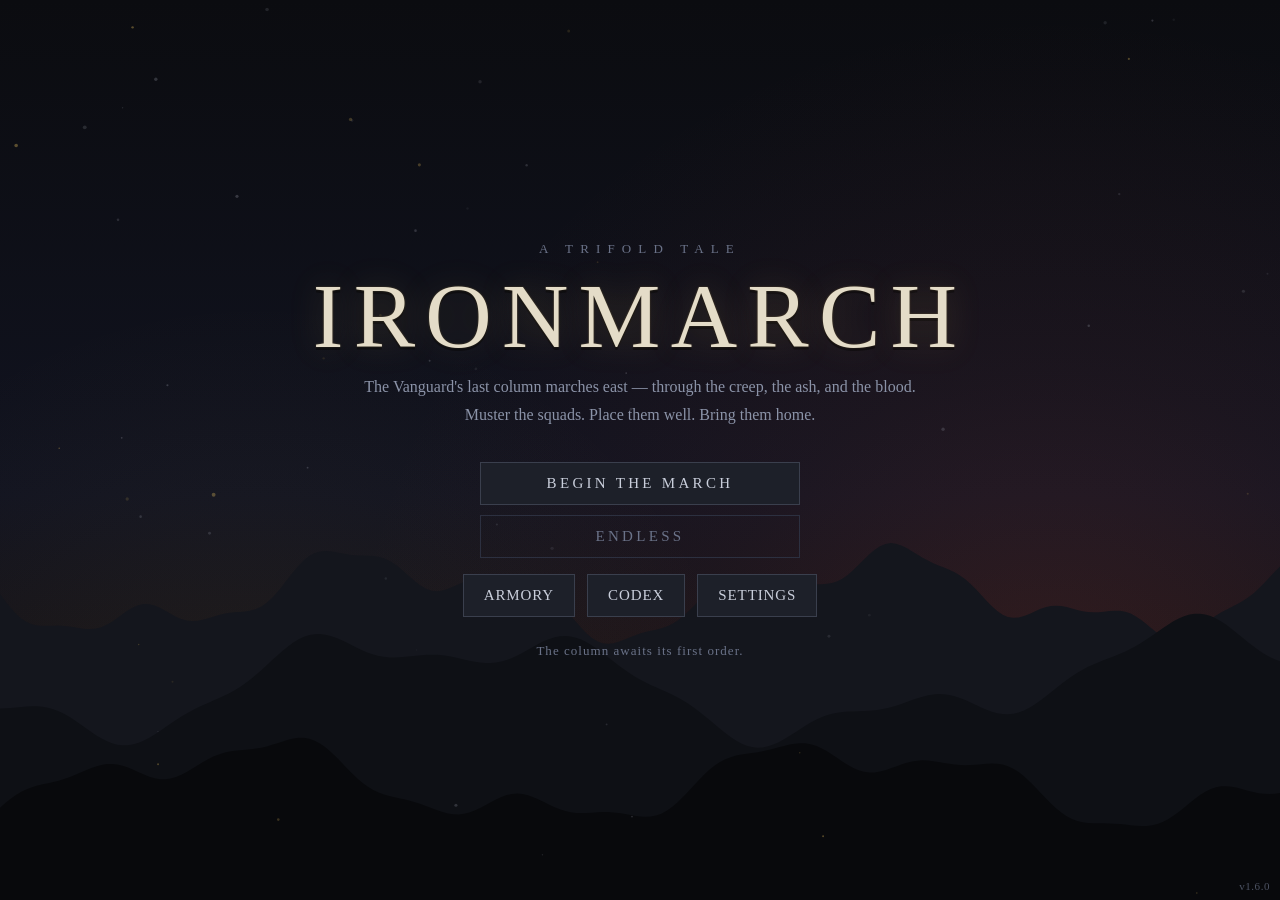
<file: index.html>
<!DOCTYPE html>
<html lang="en">
<head>
<meta charset="utf-8">
<meta name="viewport" content="width=device-width, initial-scale=1, maximum-scale=1, user-scalable=no, viewport-fit=cover">
<meta name="theme-color" content="#0c0d11">
<meta name="apple-mobile-web-app-capable" content="yes">
<meta name="apple-mobile-web-app-status-bar-style" content="black-translucent">
<meta name="apple-mobile-web-app-title" content="Ironmarch">
<title>Trifold: Ironmarch</title>
<link rel="manifest" href="manifest.webmanifest">
<link rel="icon" href="icons/icon-192.png">
<link rel="apple-touch-icon" href="icons/icon-192.png">
<link rel="stylesheet" href="css/style.css">
</head>
<body>

<!-- ======================= TITLE ======================= -->
<div id="title" class="screen">
  <canvas id="titleCanvas"></canvas>
  <div class="titleInner">
    <div class="titleKicker">A TRIFOLD TALE</div>
    <h1 class="titleName">IRONMARCH</h1>
    <p class="titleSub">The Vanguard's last column marches east — through the creep, the ash, and the blood.<br>
    Muster the squads. Place them well. Bring them home.</p>
    <div class="btnCol titleBtns">
      <button id="btnStart" class="bigBtn">BEGIN THE MARCH</button>
      <button id="btnResume" class="bigBtn ghostBtn hidden">RESUME THE MARCH</button>
      <button id="btnEndless" class="bigBtn ghostBtn">ENDLESS</button>
      <div class="btnRow">
        <button id="btnArmory">ARMORY</button>
        <button id="btnCodex">CODEX</button>
        <button id="btnSettings">SETTINGS</button>
      </div>
    </div>
    <p id="titleStats" class="dim"></p>
  </div>
  <div id="versionTag" class="versionTag"></div>
</div>

<!-- ======================= MAP ======================= -->
<div id="map" class="screen hidden">
  <div class="topBar">
    <div>
      <div id="mapActName" class="actName"></div>
      <div id="mapBlurb" class="dim small"></div>
    </div>
    <div class="topStats">
      <span id="barScrap" class="stat gold"></span>
      <span id="barRoster" class="stat"></span>
      <span id="barRelics"></span>
      <button id="btnRosterMap">THE COLUMN</button>
      <button id="btnMenuMap" class="menuBtn" title="Menu">☰</button>
    </div>
  </div>
  <canvas id="mapCanvas"></canvas>
</div>

<!-- ======================= BATTLE ======================= -->
<div id="battle" class="screen hidden">
  <div class="battleTop">
    <div class="hpBlock">
      <div class="hpLabel"><span id="hqName">FIELD HQ</span> <span id="hqNum"></span></div>
      <div class="hpTrack"><div id="hqFill" class="hpFill blue"></div></div>
    </div>
    <div id="encName" class="encName"></div>
    <div class="hpBlock right">
      <div class="hpLabel"><span id="coreNum"></span> ENEMY CORE</div>
      <div class="hpTrack"><div id="coreFill" class="hpFill red"></div></div>
    </div>
    <div class="battleCtl">
      <div id="stanceBox" class="stanceBox">
        <button id="stnAdvance" class="stanceBtn on">⚑ ADVANCE</button>
        <button id="stnHold" class="stanceBtn">⛨ HOLD</button>
        <button id="stnFallback" class="stanceBtn">↩ FALLBACK</button>
      </div>
      <button id="btnFight" class="fightBtn">⚔ SOUND THE ADVANCE</button>
      <div id="speedBox" class="speedBox hidden">
        <button id="spd0">❚❚</button><button id="spd1" class="on">1×</button><button id="spd2">2×</button><button id="spd3">3×</button>
      </div>
      <div id="reserveBox" class="hidden">
        <div class="hpLabel">RESERVE DROPS <span id="reserveNum"></span> <span id="reserveSquads" class="dim"></span></div>
        <div class="reserveTrack"><div id="reserveFill"></div></div>
      </div>
      <div id="abilityBox" class="hidden">
        <button id="btnAbility" class="abilityBtn"></button>
        <div class="reserveTrack"><div id="abilityFill"></div></div>
      </div>
      <button id="btnMenuBattle" class="menuBtn" title="Menu">☰</button>
    </div>
  </div>

  <div class="canvasWrap">
    <canvas id="battleCanvas"></canvas>
    <div id="phaseBanner"></div>
    <div id="hintBanner" class="hidden"></div>
  </div>

  <div id="tray"></div>
</div>

<!-- ======================= OVERLAY ======================= -->
<div id="overlay" class="screen hidden"></div>

<script src="js/defs.js"></script>
<script src="js/lore.js"></script>
<script src="js/core.js"></script>
<script src="js/sprites.js"></script>
<script src="js/sim.js"></script>
<script src="js/combat.js"></script>
<script src="js/render.js"></script>
<script src="js/run.js"></script>
<script src="js/meta.js"></script>
<script src="js/ui.js"></script>
<script src="js/main.js"></script>
</body>
</html>
</file>
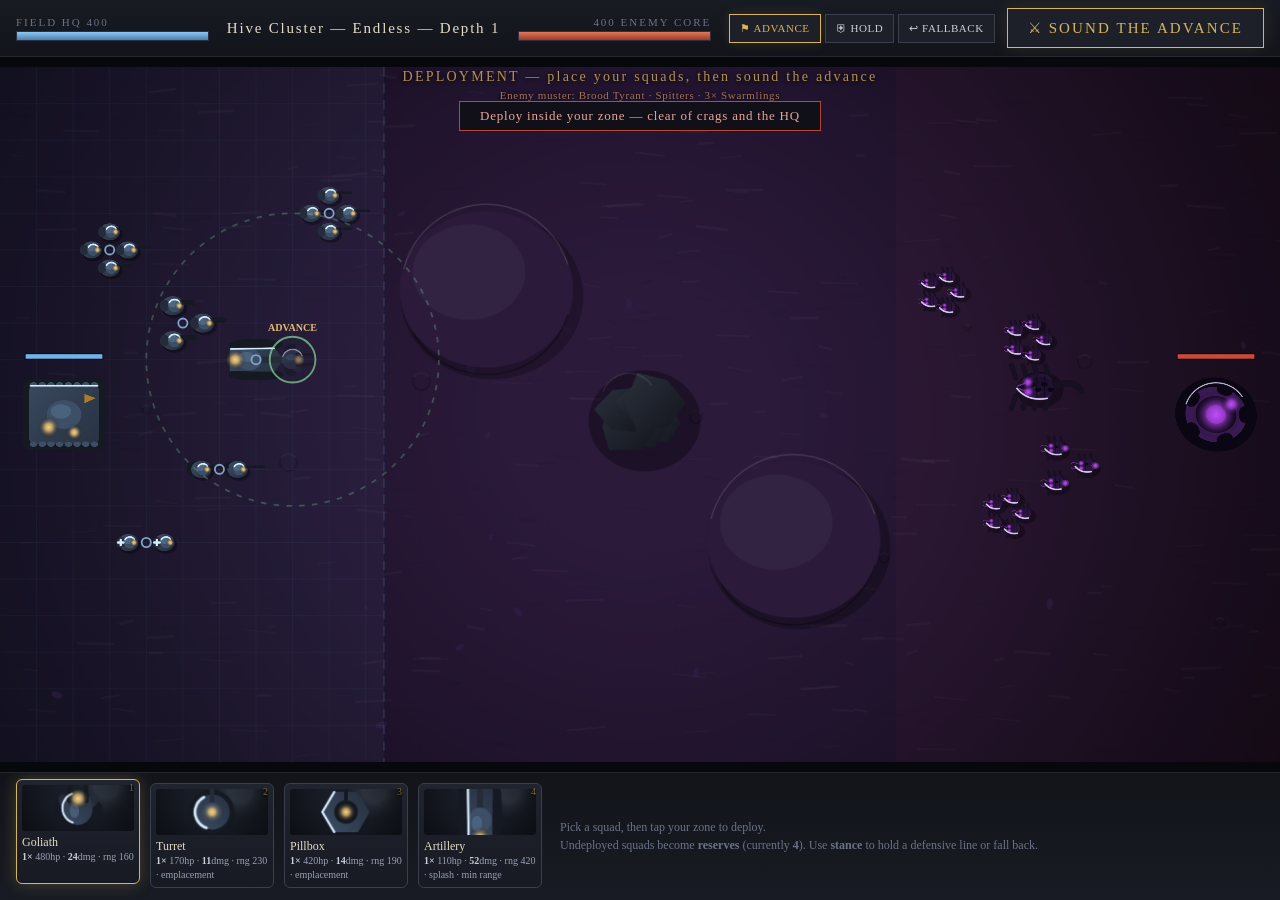
<file: test_battle.html>
<!DOCTYPE html>
<html>
<head>
<meta charset="utf-8">
<title>ironmarch dev harness</title>
<link rel="stylesheet" href="css/style.css">
</head>
<body>
<div id="title" class="screen hidden"><button id="btnStart"></button><button id="btnResume"></button><p id="titleStats"></p><div id="versionTag"></div></div>
<div id="map" class="screen hidden">
  <div class="topBar"><div><div id="mapActName" class="actName"></div><div id="mapBlurb" class="dim small"></div></div>
  <div class="topStats"><span id="barScrap" class="stat gold"></span><span id="barRoster" class="stat"></span><span id="barRelics"></span><button id="btnRosterMap">THE COLUMN</button></div></div>
  <canvas id="mapCanvas"></canvas>
</div>
<div id="battle" class="screen">
  <div class="battleTop">
    <div class="hpBlock"><div class="hpLabel">FIELD HQ <span id="hqNum"></span></div><div class="hpTrack"><div id="hqFill" class="hpFill blue"></div></div></div>
    <div id="encName" class="encName"></div>
    <div class="hpBlock right"><div class="hpLabel"><span id="coreNum"></span> ENEMY CORE</div><div class="hpTrack"><div id="coreFill" class="hpFill red"></div></div></div>
    <div class="battleCtl">
      <div id="stanceBox" class="stanceBox">
        <button id="stnAdvance" class="stanceBtn on">⚑ ADVANCE</button>
        <button id="stnHold" class="stanceBtn">⛨ HOLD</button>
        <button id="stnFallback" class="stanceBtn">↩ FALLBACK</button>
      </div>
      <button id="btnFight" class="fightBtn">⚔ SOUND THE ADVANCE</button>
      <div id="speedBox" class="speedBox hidden"><button id="spd0">❚❚</button><button id="spd1" class="on">1×</button><button id="spd2">2×</button><button id="spd3">3×</button></div>
      <div id="reserveBox" class="hidden"><div class="hpLabel">RESERVE DROPS <span id="reserveNum"></span> <span id="reserveSquads" class="dim"></span></div><div class="reserveTrack"><div id="reserveFill"></div></div></div>
      <div id="abilityBox" class="hidden"><button id="btnAbility" class="abilityBtn"></button><div class="reserveTrack"><div id="abilityFill"></div></div></div>
    </div>
  </div>
  <div class="canvasWrap"><canvas id="battleCanvas"></canvas><div id="phaseBanner"></div><div id="hintBanner" class="hidden"></div></div>
  <div id="tray"></div>
</div>
<div id="overlay" class="screen hidden"></div>

<script src="js/defs.js"></script>
<script src="js/lore.js"></script>
<script src="js/core.js"></script>
<script src="js/sprites.js"></script>
<script src="js/sim.js"></script>
<script src="js/combat.js"></script>
<script src="js/render.js"></script>
<script src="js/run.js"></script>
<script src="js/meta.js"></script>
<script src="js/ui.js"></script>
<script>
window.addEventListener('DOMContentLoaded', () => {
  const errs = [];
  window.onerror = (m, src, line) => {
    errs.push(`${m} @ ${(src || '').split('/').pop()}:${line}`);
    let box = document.getElementById('errBox');
    if (!box) {
      box = document.createElement('pre');
      box.id = 'errBox';
      box.style.cssText = 'position:fixed;top:0;left:0;z-index:999;background:#300;color:#f88;padding:6px;font-size:11px;max-width:100%;white-space:pre-wrap';
      document.body.appendChild(box);
    }
    box.textContent = errs.join('\n');
  };
  Meta.load(); Render.init(); UI.init();

  const q = new URLSearchParams(location.search);
  const mode = q.get('mode') || 'place';
  const enc = q.get('enc') || 'm_tyrant';

  const pfac = q.get('pfac') || 'vanguard';
  const testRosters = {
    vanguard:  ['marine','marine','rocketeer','sniper','medic','siegetank','goliath','turret','pillbox','artillery'],
    syndicate: ['enforcer','enforcer','gunhand','marauder','arbalest','sawbones','dragoon','ironhide','juggernaut','demolisher'],
    warden:    ['sentinel','sentinel','wardenguard','pikeman','marshal','halberdier','ironclad','bombard','ballista','redoubt'],
  };
  G.run = {
    fac: pfac,
    roster: testRosters[pfac].map(id => ({ id, up: false })),
    relics: ['r_veterans'], scrap: 60, act: q.get('act') ? +q.get('act') : 0,
    floor: 0, pos: 0, map: null, seen: [],
  };
  G.run.roster[5].up = true;   // one starred squad for the visuals

  if (mode === 'armory') { UI.showArmory(); document.title = errs.length ? 'ERRORS' : 'ARMORY OK'; return; }
  if (mode === 'facselect') { UI.showFactionSelect(); document.title = errs.length ? 'ERRORS' : 'FACSELECT OK'; return; }
  if (mode === 'codex') { UI.showCodex(); document.title = errs.length ? 'ERRORS' : 'CODEX OK'; return; }
  if (mode === 'codexfac') { UI.showCodexFaction(q.get('fac') || 'syndicate'); document.title = errs.length ? 'ERRORS' : 'CODEXFAC OK'; return; }
  if (mode === 'codexobelisks') { UI.showCodexObelisks(); document.title = errs.length ? 'ERRORS' : 'CODEXOBELISKS OK'; return; }
  if (mode === 'victory') { UI.showVictory(); document.title = errs.length ? 'ERRORS' : 'VICTORY OK'; return; }
  if (mode === 'settings') { UI.showSettings(() => {}); document.title = errs.length ? 'ERRORS' : 'SETTINGS OK'; return; }
  if (mode === 'export') { UI.showSaveData('export'); document.title = errs.length ? 'ERRORS' : 'EXPORT OK'; return; }
  if (mode === 'import') { UI.showSaveData('import'); document.title = errs.length ? 'ERRORS' : 'IMPORT OK'; return; }
  if (mode === 'menu') { G.screen = 'map'; UI.showMenu(); document.title = errs.length ? 'ERRORS' : 'MENU OK'; return; }
  if (mode === 'map') {
    Run.start();
    G.run.floor = 0; G.run.pos = 0; G.run.map[0][0].done = true;
    UI.showMap();
    document.title = errs.length ? 'ERRORS: ' + errs.join('|') : 'MAP OK';
    return;
  }

  startBattle(enc);
  const b = G.battle;
  // scripted placement
  const spots = [[3,5],[3,9],[5,7],[6,11],[4,13],[7,8],[8,5],[2,7]];
  let si = 0;
  for (let i = 0; i < (mode === 'place' ? 6 : 8); i++) {
    b.selected = i;
    let guard = 0;
    while (!b.deployed[i] && guard++ < 40) {
      const s = spots[si % spots.length]; si++;
      fieldClick(b, s[0] * 40, s[1] * 40);
      if (!b.deployed[i]) fieldClick(b, 80 + Math.random() * 300, 60 + Math.random() * 620);
    }
  }
  if (mode === 'place') {
    // leave one squad armed with a ghost under the cursor
    b.selected = 6;
    Render.mouse = { wx: 320, wy: 300, over: true };
    UI.refreshTray(b);
    Render.draw(b);
  } else {
    beginFight(b);
    const T = +(q.get('t') || 14);
    for (let i = 0; i < T / 0.033; i++) { battleTick(0.033); if (!G.battle) break; }
    if (G.battle) { UI.refreshTray(G.battle); Render.draw(G.battle); }
  }
  document.title = errs.length ? 'ERRORS: ' + errs.join('|') : 'RENDER OK';
});
</script>
</body>
</html>
</file>
<file: css/style.css>
/* ============================================================================
   TRIFOLD: IRONMARCH — dark painterly gothic UI
   ========================================================================== */
* { margin: 0; padding: 0; box-sizing: border-box; }

:root {
  --ink: #0c0d11;
  --panel: #16181f;
  --panel2: #1d2029;
  --line: #3a3f4d;
  --text: #c9cedb;
  --dim: #6a7288;
  --gold: #d8b45a;
  --blood: #b8483a;
  --blue: #6fb3e8;
  --serif: Georgia, 'Palatino Linotype', 'Times New Roman', serif;
}

html, body { height: 100%; }
body {
  background: var(--ink);
  color: var(--text);
  font-family: var(--serif);
  overflow: hidden;
  -webkit-user-select: none; user-select: none;
  -webkit-tap-highlight-color: transparent;
  overscroll-behavior: none;
}
canvas { touch-action: none; }

.hidden { display: none !important; }
.dim { color: var(--dim); }
.small { font-size: 12px; }
.gold { color: var(--gold); }

/* Canvases inside a screen are position:absolute/inset:0 so they still bleed
   full-bleed under a notch/home-indicator; normal-flow chrome (bars, tray,
   buttons) sits inside this padding and stays clear of it. */
.screen {
  position: absolute; inset: 0; display: flex; flex-direction: column;
  padding: env(safe-area-inset-top) env(safe-area-inset-right)
           env(safe-area-inset-bottom) env(safe-area-inset-left);
}

button {
  font-family: var(--serif);
  background: var(--panel2);
  color: var(--text);
  border: 1px solid var(--line);
  padding: 9px 18px;
  cursor: pointer;
  font-size: 14px;
  letter-spacing: 0.06em;
  transition: border-color .15s, color .15s, background .15s;
}
@media (hover: hover) {
  button:hover:not(:disabled) { border-color: var(--gold); color: #efe6cd; }
}
button:disabled { opacity: 0.4; cursor: default; }
.ghostBtn { background: transparent; border-color: #2c3040; color: var(--dim); }
.bigBtn { font-size: 18px; padding: 14px 44px; letter-spacing: 0.22em; }

/* ======================= TITLE ======================= */
#title {
  align-items: center; justify-content: center;
  background:
    radial-gradient(ellipse at 50% 118%, #2a1b1466 0%, transparent 60%),
    radial-gradient(ellipse at 82% 8%, #1a222e88 0%, transparent 50%),
    linear-gradient(#0b0c10, #101218 55%, #0b0c10);
}
#titleCanvas { position: absolute; inset: 0; width: 100%; height: 100%; }
.titleInner { text-align: center; position: relative; z-index: 1; padding: 0 16px; }
.versionTag {
  /* #title (a .screen) already pads in by the safe area, so plain offsets are enough here */
  position: absolute; right: 10px; bottom: 8px;
  z-index: 1; font-size: 11px; letter-spacing: 0.05em; color: var(--dim); opacity: 0.7;
}
.titleKicker { letter-spacing: clamp(0.24em, 1.4vw, 0.55em); color: var(--dim); font-size: clamp(11px, 3vw, 13px); }
.titleName {
  font-size: clamp(36px, 10.5vw, 92px); font-weight: normal;
  letter-spacing: clamp(0.03em, 0.8vw, 0.18em);
  color: #e4dcc8;
  text-shadow: 0 0 34px #d8b45a33, 0 3px 0 #0006, 0 0 2px #d8b45a55;
  margin: 6px 0 4px;
  white-space: nowrap;
}
.titleSub { color: #8b93a8; line-height: 1.7; margin-bottom: clamp(16px, 4vh, 34px); font-size: clamp(12px, 3.4vw, 16px); }
.titleSub br { display: none; }
@media (min-width: 700px) { .titleSub br { display: block; } }
.titleBtns { align-items: center; }
.titleBtns > button { width: min(320px, 80vw); }
.titleBtns .btnRow { margin-top: 6px; flex-wrap: wrap; }
#titleStats { margin-top: clamp(12px, 3vh, 26px); letter-spacing: 0.08em; font-size: clamp(11px, 3vw, 13px); padding: 0 10px; }
.bigBtn { font-size: clamp(15px, 4vw, 18px); padding: clamp(10px, 2.6vw, 14px) 20px; letter-spacing: clamp(0.12em, 1vw, 0.22em); }

/* ======================= TOP BARS ======================= */
.topBar {
  display: flex; justify-content: space-between; align-items: center;
  padding: 12px 22px; border-bottom: 1px solid #23262f;
  background: linear-gradient(#191c24, #14161d);
}
.actName { font-size: 20px; letter-spacing: 0.14em; color: #e4dcc8; }
.topStats { display: flex; gap: 14px; align-items: center; }
.stat { font-size: 15px; letter-spacing: 0.05em; }
.relicGem {
  display: inline-block; min-width: 26px; text-align: center;
  background: #242835; border: 1px solid var(--gold); border-radius: 50%;
  padding: 4px 3px; margin-right: 4px; font-size: 11px; color: var(--gold);
  cursor: help;
}

/* ======================= MAP ======================= */
#map { background: #0b0c10; }
#mapCanvas { flex: 1; width: 100%; height: 100%; cursor: pointer; }

/* ======================= BATTLE ======================= */
#battle { background: #0b0c10; }
.battleTop {
  display: grid; grid-template-columns: 1fr auto 1fr auto; gap: 18px; align-items: center;
  padding: 8px 16px; background: linear-gradient(#181b23, #12141a);
  border-bottom: 1px solid #23262f;
}
.hpBlock .hpLabel { font-size: 11px; letter-spacing: 0.18em; color: var(--dim); margin-bottom: 3px; }
.hpBlock.right { text-align: right; }
.hpTrack { height: 10px; background: #000a; border: 1px solid #2c3040; }
.hpFill { height: 100%; transition: width .2s; }
.hpFill.blue { background: linear-gradient(#8cc8f4, #4a7fb0); }
.hpFill.red { background: linear-gradient(#e07a5a, #a03828); float: right; }
.encName { font-size: 15px; letter-spacing: 0.12em; color: #e4dcc8; }

.battleCtl { display: flex; gap: 12px; align-items: center; }
.fightBtn {
  border-color: var(--gold); color: var(--gold);
  letter-spacing: 0.14em; font-size: 15px; padding: 10px 20px;
  box-shadow: 0 0 18px #d8b45a22;
}
.fightBtn:hover { background: #d8b45a1a; }
.speedBox button { padding: 4px 10px; font-size: 12px; }
.speedBox .on { border-color: var(--gold); color: var(--gold); }
.stanceBox { display: flex; gap: 4px; }
.stanceBtn { font-size: 11px; padding: 7px 10px; letter-spacing: 0.05em; }
#stnAdvance.on { border-color: var(--gold); color: var(--gold); box-shadow: 0 0 12px #d8b45a22; }
#stnHold.on { border-color: var(--blue); color: var(--blue); box-shadow: 0 0 12px #6fb3e822; }
#stnFallback.on { border-color: #e8a34a; color: #e8a34a; box-shadow: 0 0 12px #e8a34a22; }
#reserveSquads { font-size: 11px; }
#reserveBox .hpLabel { margin-bottom: 2px; }
.reserveTrack { height: 5px; width: 110px; background: #000a; border: 1px solid #2c3040; }
#reserveFill { height: 100%; background: var(--gold); }
#reserveNum { color: var(--gold); }
.abilityBtn { font-size: 11px; padding: 8px 12px; letter-spacing: 0.06em; }
.abilityBtn.armed { border-color: #e8635a; color: #e8635a; box-shadow: 0 0 12px #e8635a33; }
.abilityBtn:disabled { opacity: 0.4; cursor: default; }
#abilityBox .hpLabel { margin-bottom: 2px; }
#abilityFill { height: 100%; background: #e8635a; }

.canvasWrap { position: relative; flex: 1; min-height: 0; display: flex; }
#battleCanvas {
  width: 100%; height: 100%;
  background: #07080b; cursor: crosshair;
}
#phaseBanner {
  position: absolute; top: 12px; left: 50%; transform: translateX(-50%);
  color: #d8b45acc; font-size: 14px; letter-spacing: 0.16em; pointer-events: none;
  text-shadow: 0 1px 4px #000;
  max-width: 88%; text-align: center;
}
#phaseBanner .enemyIntel {
  display: block; margin-top: 4px;
  font-size: 11px; letter-spacing: 0.06em; color: #c88a6acc;
}
.wounded { color: #e8a34a; }
#hintBanner {
  position: absolute; top: 44px; left: 50%; transform: translateX(-50%);
  background: #0e1015dd; border: 1px solid var(--blood); color: #e8a49a;
  padding: 6px 20px; font-size: 13px; letter-spacing: 0.06em; pointer-events: none;
}

/* ======================= ROSTER TRAY ======================= */
#tray {
  display: flex; gap: 10px; align-items: stretch; overflow-x: auto;
  padding: 10px 16px 12px; background: linear-gradient(#12141a, #181b23);
  border-top: 1px solid #23262f; min-height: 128px;
}
.chip {
  position: relative; width: 124px; flex-shrink: 0;
  background: linear-gradient(#20242f, #171a22);
  border: 1px solid var(--line); border-radius: 6px;
  padding: 5px; cursor: pointer; user-select: none;
  transition: transform .12s, border-color .12s, box-shadow .12s;
}
@media (hover: hover) {
  .chip:hover { transform: translateY(-4px); border-color: #8b93a8; z-index: 5; }
}
.chip.selected { border-color: var(--gold); box-shadow: 0 0 16px #d8b45a44; transform: translateY(-4px); }
.chip.wiped { opacity: 0.25; cursor: default; filter: grayscale(1); }
.chip.wiped::after {
  content: 'WIPED'; position: absolute; inset: auto 0 40%;
  text-align: center; color: var(--blood); letter-spacing: 0.3em; font-size: 12px;
}
.chipArt { width: 100%; height: 46px; display: block; border-radius: 3px; object-fit: cover; }
.chipName { font-size: 12px; margin-top: 4px; color: #e4dcc8; white-space: nowrap; overflow: hidden; }
.chipStats { font-size: 10px; line-height: 1.4; color: #98a0b4; }
.chipStats b { color: #c9cedb; }
.chip[data-hotkey]:not([data-hotkey=""])::before {
  content: attr(data-hotkey);
  position: absolute; top: 2px; right: 5px; z-index: 2;
  font-size: 10px; color: #d8b45a88; text-shadow: 0 1px 2px #000;
}
.trayNote { align-self: center; margin-left: 8px; line-height: 1.5; flex-shrink: 0; }

/* ======================= CARDS (overlays) ======================= */
.card {
  position: relative; width: 158px; flex-shrink: 0;
  background: linear-gradient(#20242f, #171a22);
  border: 1px solid var(--line); border-radius: 6px;
  padding: 8px 8px 9px; cursor: pointer; user-select: none;
  transition: transform .12s, border-color .12s, box-shadow .12s;
}
@media (hover: hover) {
  .card:hover { transform: translateY(-6px); border-color: #8b93a8; box-shadow: 0 8px 24px #000c; z-index: 5; }
  .card.pickable:hover { border-color: var(--gold); }
}
.card.small { width: 132px; }
.card.small .cardArt { height: 66px; }
.card.sold { opacity: 0.3; pointer-events: none; }
.card.rar-uncommon { border-color: #4a6a8a; }
.card.rar-rare { border-color: #8a6a2a; }
.card.upgraded { box-shadow: inset 0 0 18px #d8b45a22; }
.card.upgraded .cardName { color: var(--gold); }

.cardArt { width: 100%; height: 88px; display: block; border-radius: 3px; }
.cardName { font-size: 13px; margin-top: 6px; color: #e4dcc8; letter-spacing: 0.03em; }
.cardType { font-size: 9px; letter-spacing: 0.2em; color: var(--dim); margin: 2px 0 4px; }
.cardDesc { font-size: 11px; line-height: 1.45; color: #98a0b4; min-height: 26px; }
.cardDesc b { color: #c9cedb; }
.cardPrice {
  margin-top: 6px; text-align: center; color: var(--gold);
  border-top: 1px solid #2c3040; padding-top: 5px; font-size: 13px;
}

/* ======================= OVERLAY PANELS ======================= */
#overlay {
  align-items: center; justify-content: center;
  background: #07080bee;
}
.panel {
  max-width: min(880px, 94vw); max-height: 92vh; overflow-y: auto;
  background: linear-gradient(#191c25, #12141b);
  border: 1px solid var(--line); outline: 1px solid #23262f; outline-offset: 5px;
  padding: 34px 44px; text-align: center;
}
.panel h2 { letter-spacing: 0.2em; font-weight: normal; color: #e4dcc8; margin-bottom: 14px; }
.panel h2.loss, .panel .loss { color: var(--blood); }
.panel h2.loss { text-shadow: 0 0 22px #b8483a44; }
.panel h2.win { color: var(--gold); text-shadow: 0 0 22px #d8b45a44; }
.panel p { margin-bottom: 12px; line-height: 1.6; }
.evText { color: #aab2c4; font-style: italic; }
.relicGain { color: #b8a8e0; }
.cardRow { display: flex; flex-wrap: wrap; gap: 12px; justify-content: center; margin: 16px 0 20px; }
.cardRow.wrap { flex-wrap: wrap; max-width: 780px; }
.relicRow { display: flex; flex-direction: column; gap: 8px; margin: 6px 0 16px; }
.relicShopItem { text-align: left; font-size: 13px; }
.btnRow { display: flex; gap: 12px; justify-content: center; }
.btnCol { display: flex; flex-direction: column; gap: 10px; margin-top: 10px; }
.btnCol button { font-size: 15px; padding: 12px 20px; }
#unlockList { margin: 10px 0; }

/* scrollbars */
::-webkit-scrollbar { width: 10px; height: 10px; }
::-webkit-scrollbar-track { background: #0e1015; }
::-webkit-scrollbar-thumb { background: #2c3040; border-radius: 5px; }

/* ======================= MENUS & SETTINGS ======================= */
.menuBtn { padding: 6px 13px; font-size: 16px; line-height: 1; }
button.armed { border-color: var(--blood); color: var(--blood); }
.setList { margin: 6px auto 0; max-width: 380px; text-align: left; }
.setRow {
  display: flex; justify-content: space-between; align-items: center; gap: 24px;
  padding: 9px 0; border-bottom: 1px solid #23262f; font-size: 14px;
}
.setRow button { padding: 5px 14px; font-size: 12px; min-width: 56px; }
.setOpts { display: flex; gap: 6px; }
.setRow button.on { border-color: var(--gold); color: var(--gold); }
/* endless mode select */
.modeRow { display: flex; gap: 10px; justify-content: center; }
.modeRow button.on { border-color: var(--gold); color: var(--gold); box-shadow: 0 0 12px #d8b45a22; }

/* faction select */
.brutalToggle {
  display: block; max-width: 520px; margin: 14px auto 0; text-align: left;
  font-size: 12px; line-height: 1.5; color: #98a0b4; cursor: pointer;
}
.brutalToggle b { color: var(--blood); }
.brutalToggle input { vertical-align: middle; margin-right: 4px; }
.facRow { display: flex; flex-wrap: wrap; gap: 14px; justify-content: center; margin: 16px 0 18px; }
.facCard {
  width: min(260px, 86vw); text-align: left; cursor: pointer;
  background: linear-gradient(#20242f, #171a22);
  border: 1px solid var(--line); border-radius: 6px; padding: 10px;
  transition: transform .12s, border-color .12s, box-shadow .12s;
}
@media (hover: hover) {
  .facCard:hover { transform: translateY(-5px); border-color: var(--gold); box-shadow: 0 8px 24px #000c; }
}
.facArt { width: 100%; height: 90px; object-fit: cover; border-radius: 3px; display: block; }
.facName { font-size: 16px; letter-spacing: 0.1em; color: #e4dcc8; margin-top: 8px; }
.facMotto { font-size: 12px; color: var(--gold); font-style: italic; margin: 2px 0 6px; }
.facPerks { margin: 0 0 8px 16px; padding: 0; font-size: 11.5px; line-height: 1.5; color: #98a0b4; }
.facStart { line-height: 1.4; }

/* codex */
.loreText { text-align: left; color: #aab2c4; line-height: 1.65; font-size: 13.5px; margin-bottom: 12px; }
.loreUnits { margin-top: 18px; text-align: left; display: flex; flex-direction: column; gap: 10px; }
.loreUnit {
  display: flex; gap: 12px; align-items: flex-start;
  border-top: 1px solid #23262f; padding-top: 10px;
}
.loreUnit canvas { width: 88px; height: 70px; flex-shrink: 0; border-radius: 4px; }
.loreUnitName { color: #e4dcc8; font-size: 13px; letter-spacing: 0.06em; margin-bottom: 3px; }
.loreUnitText { color: #98a0b4; font-size: 12px; line-height: 1.55; }

/* armory sections */
.amFac { letter-spacing: 0.18em; font-weight: normal; color: var(--gold); font-size: 14px; margin: 20px 0 2px; }

.saveBox {
  width: 100%; min-height: 110px; margin: 10px 0 2px;
  background: #0e1015; color: var(--text); border: 1px solid var(--line);
  font: 11px/1.5 monospace; padding: 8px; resize: vertical;
  -webkit-user-select: text; user-select: text;
}
.card.locked { opacity: 0.45; filter: grayscale(0.9); cursor: default; }
.lockNote {
  position: absolute; inset: auto 4px 34%;
  text-align: center; color: var(--gold); font-size: 10px; letter-spacing: 0.08em;
  text-shadow: 0 1px 3px #000, 0 0 8px #000;
}

/* ======================= PHONES ======================= */
/* Compact chrome on short screens (landscape phones) so the field gets the room. */
@media (max-height: 520px) {
  .topBar { padding: 6px 12px; }
  .actName { font-size: 15px; }
  .battleTop { gap: 10px; padding: 4px 10px; }
  .fightBtn { font-size: 12px; padding: 7px 12px; }
  .stanceBtn { font-size: 10.5px; padding: 6px 10px; }
  .encName { font-size: 11px; }
  .hpTrack { width: 120px; }
  #tray { min-height: 92px; padding: 6px 10px 8px; gap: 7px; }
  .chip { width: 92px; padding: 4px; }
  .chipArt { height: 34px; }
  .chipName { font-size: 10px; margin-top: 3px; }
  .chipStats { font-size: 8.5px; }
  .trayNote { font-size: 10px; }
  .panel { padding: 18px 20px; max-height: 96vh; }
  .card { width: 118px; }
  .card .cardArt { height: 62px; }
  .card.small { width: 108px; }
  .card.small .cardArt { height: 54px; }
  .titleName { font-size: clamp(34px, 9vh, 54px); }
}

/* Portrait phones: stack the battle HUD, wrap the bars */
@media (max-width: 700px) and (orientation: portrait) {
  .battleTop { display: flex; flex-wrap: wrap; gap: 4px 10px; padding: 6px 10px; }
  .encName { order: 0; width: 100%; text-align: center; font-size: 11px; }
  .battleTop .hpBlock { order: 1; flex: 1; }
  .battleTop .hpBlock.right { order: 2; flex: 1; }
  .battleCtl { order: 3; width: 100%; justify-content: center; flex-wrap: wrap; gap: 8px; }
  .fightBtn { font-size: 12px; padding: 8px 14px; }
  .topBar { flex-wrap: wrap; gap: 6px 12px; padding: 8px 12px; }
  .topStats { flex-wrap: wrap; gap: 8px; }
  .actName { font-size: 16px; }
  #tray { min-height: 104px; padding: 8px 10px 10px; gap: 8px; }
  .chip { width: 104px; }
  .chipArt { height: 38px; }
  .panel { padding: 20px 16px; }
}
</file>
